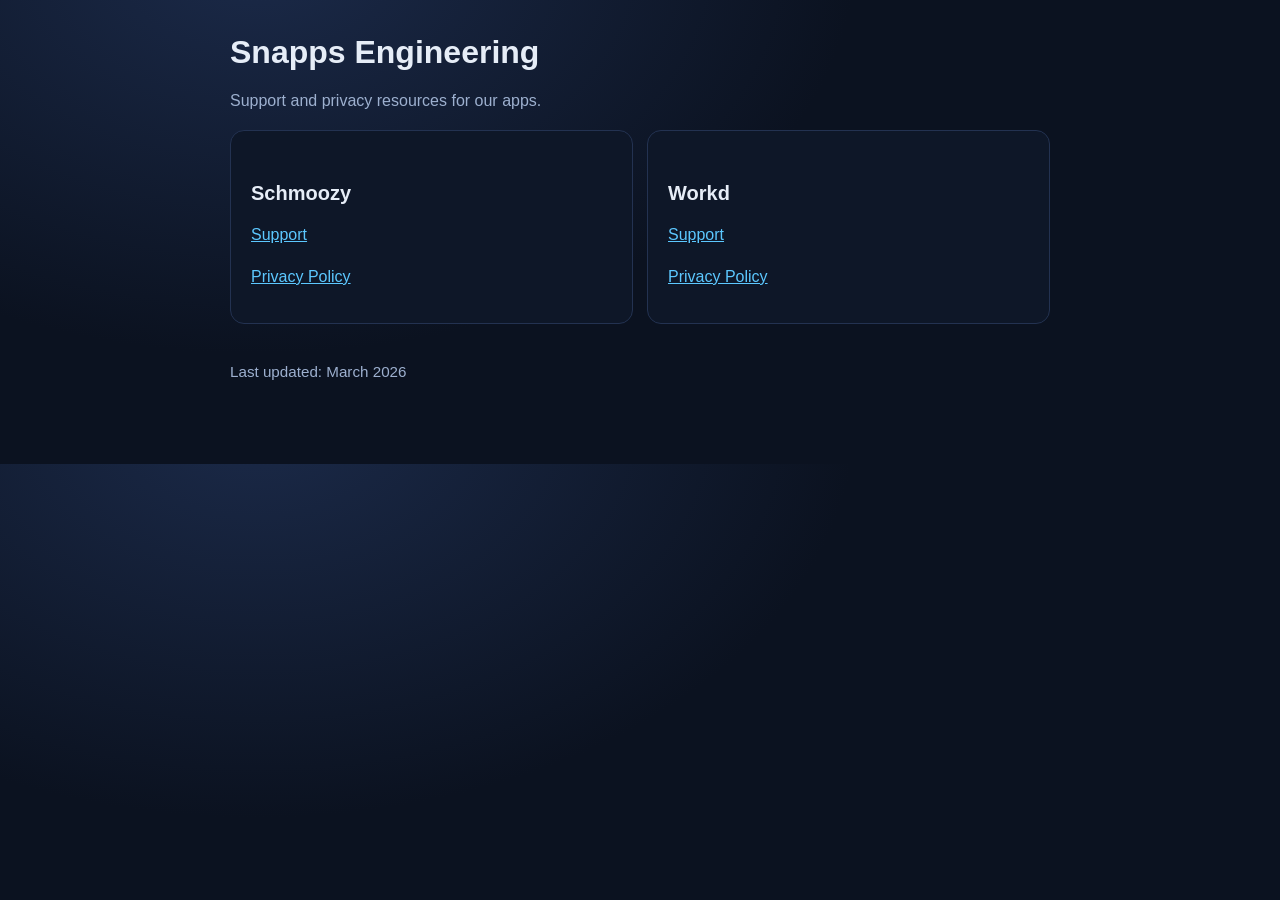
<file: index.html>
<!doctype html>
<html lang="en">
  <head>
    <meta charset="utf-8" />
    <meta name="viewport" content="width=device-width, initial-scale=1" />
    <title>Snapps Engineering</title>
    <link rel="stylesheet" href="./assets/site.css" />
  </head>
  <body>
    <main class="container">
      <h1>Snapps Engineering</h1>
      <p class="muted">Support and privacy resources for our apps.</p>

      <section class="grid" aria-label="Apps">
        <article class="card">
          <h2>Schmoozy</h2>
          <p><a href="./schmoozy/support/">Support</a></p>
          <p><a href="./schmoozy/privacy/">Privacy Policy</a></p>
        </article>
        <article class="card">
          <h2>Workd</h2>
          <p><a href="./workd/support/">Support</a></p>
          <p><a href="./workd/privacy/">Privacy Policy</a></p>
        </article>
      </section>

      <p class="footer">Last updated: March 2026</p>
    </main>
  </body>
</html>
</file>
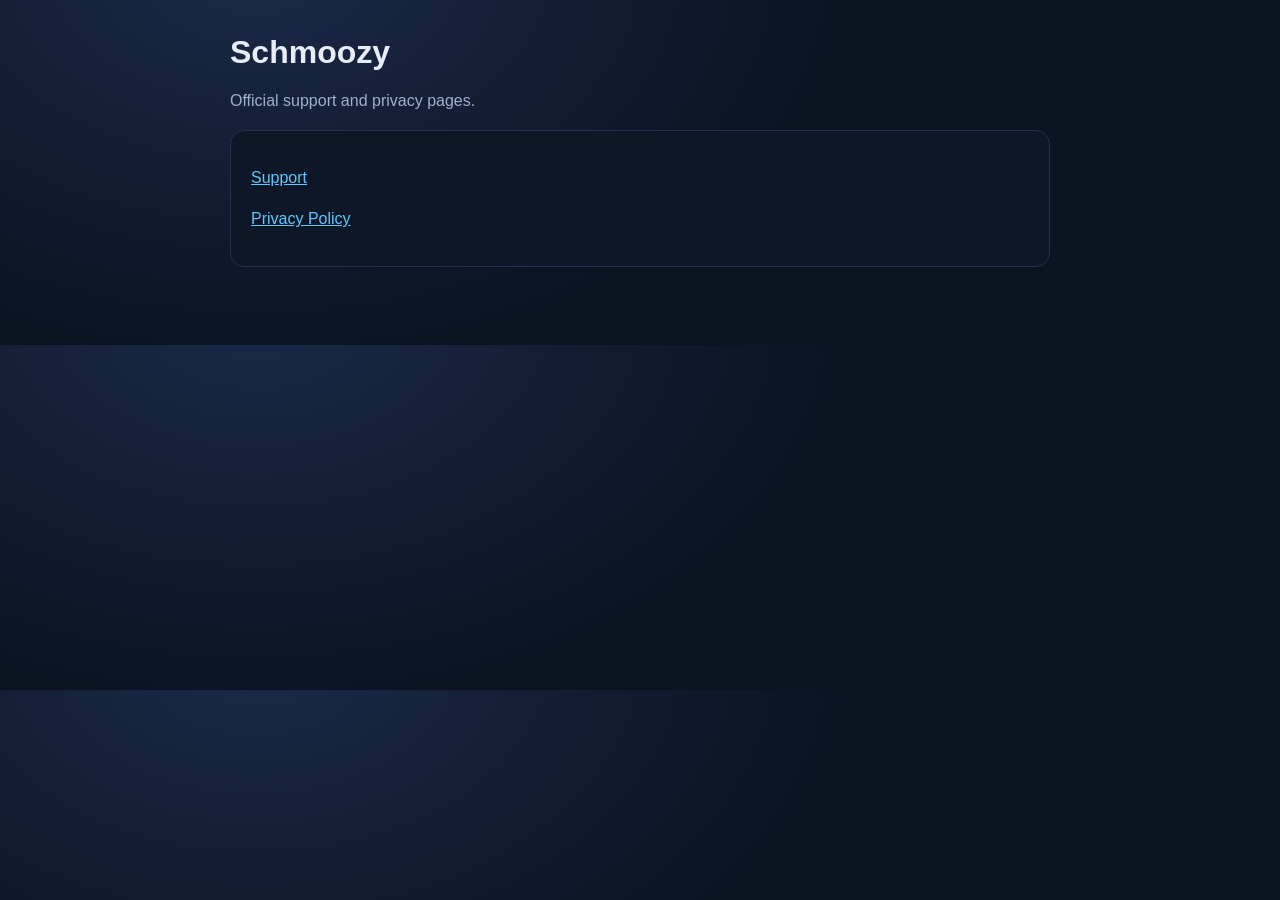
<file: schmoozy/index.html>
<!doctype html>
<html lang="en">
  <head>
    <meta charset="utf-8" />
    <meta name="viewport" content="width=device-width, initial-scale=1" />
    <title>Schmoozy</title>
    <link rel="stylesheet" href="../assets/site.css" />
  </head>
  <body>
    <main class="container">
      <h1>Schmoozy</h1>
      <p class="muted">Official support and privacy pages.</p>

      <section class="card">
        <p><a href="./support/">Support</a></p>
        <p><a href="./privacy/">Privacy Policy</a></p>
      </section>
    </main>
  </body>
</html>
</file>
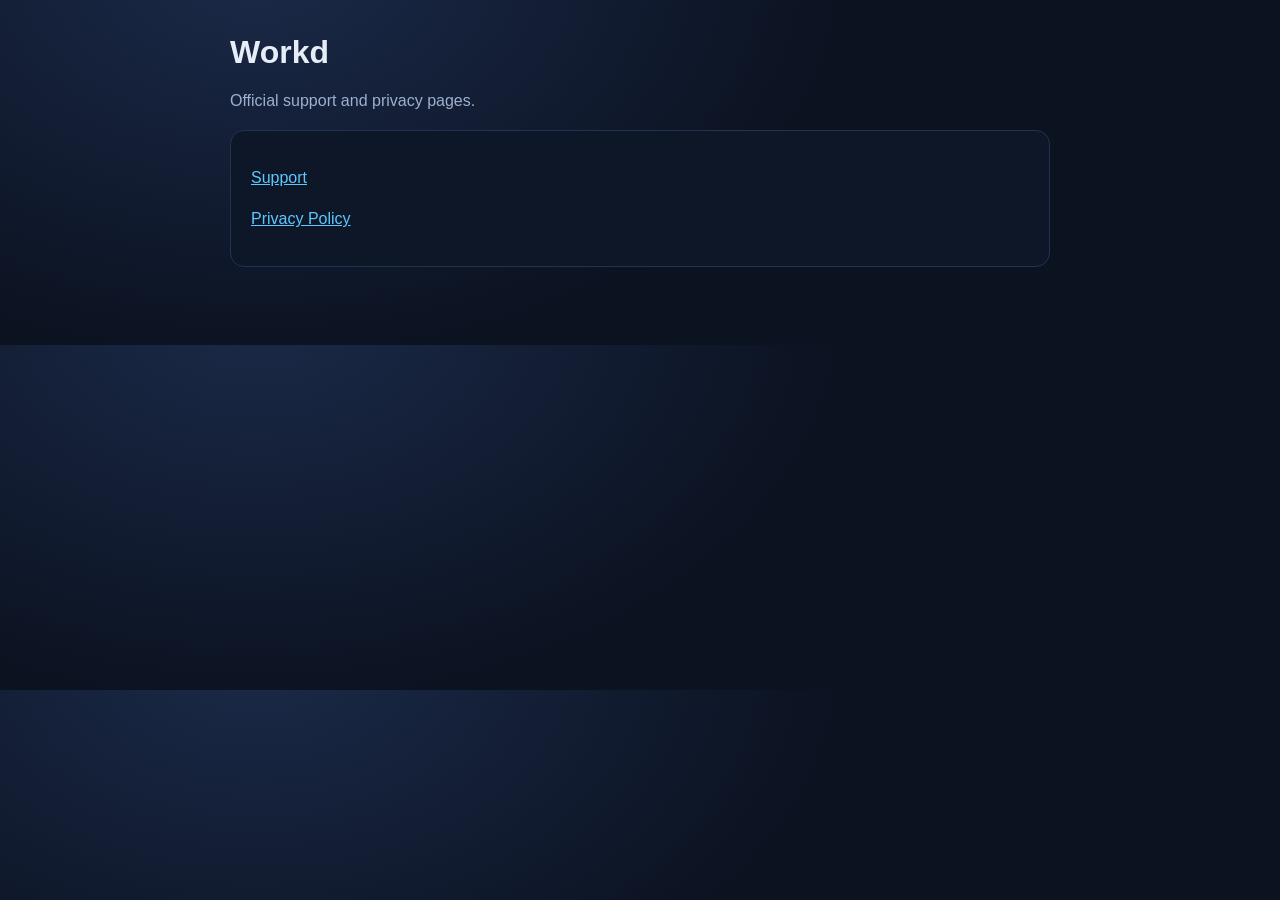
<file: workd/index.html>
<!doctype html>
<html lang="en">
  <head>
    <meta charset="utf-8" />
    <meta name="viewport" content="width=device-width, initial-scale=1" />
    <title>Workd</title>
    <link rel="stylesheet" href="../assets/site.css" />
  </head>
  <body>
    <main class="container">
      <h1>Workd</h1>
      <p class="muted">Official support and privacy pages.</p>

      <section class="card">
        <p><a href="./support/">Support</a></p>
        <p><a href="./privacy/">Privacy Policy</a></p>
      </section>
    </main>
  </body>
</html>
</file>
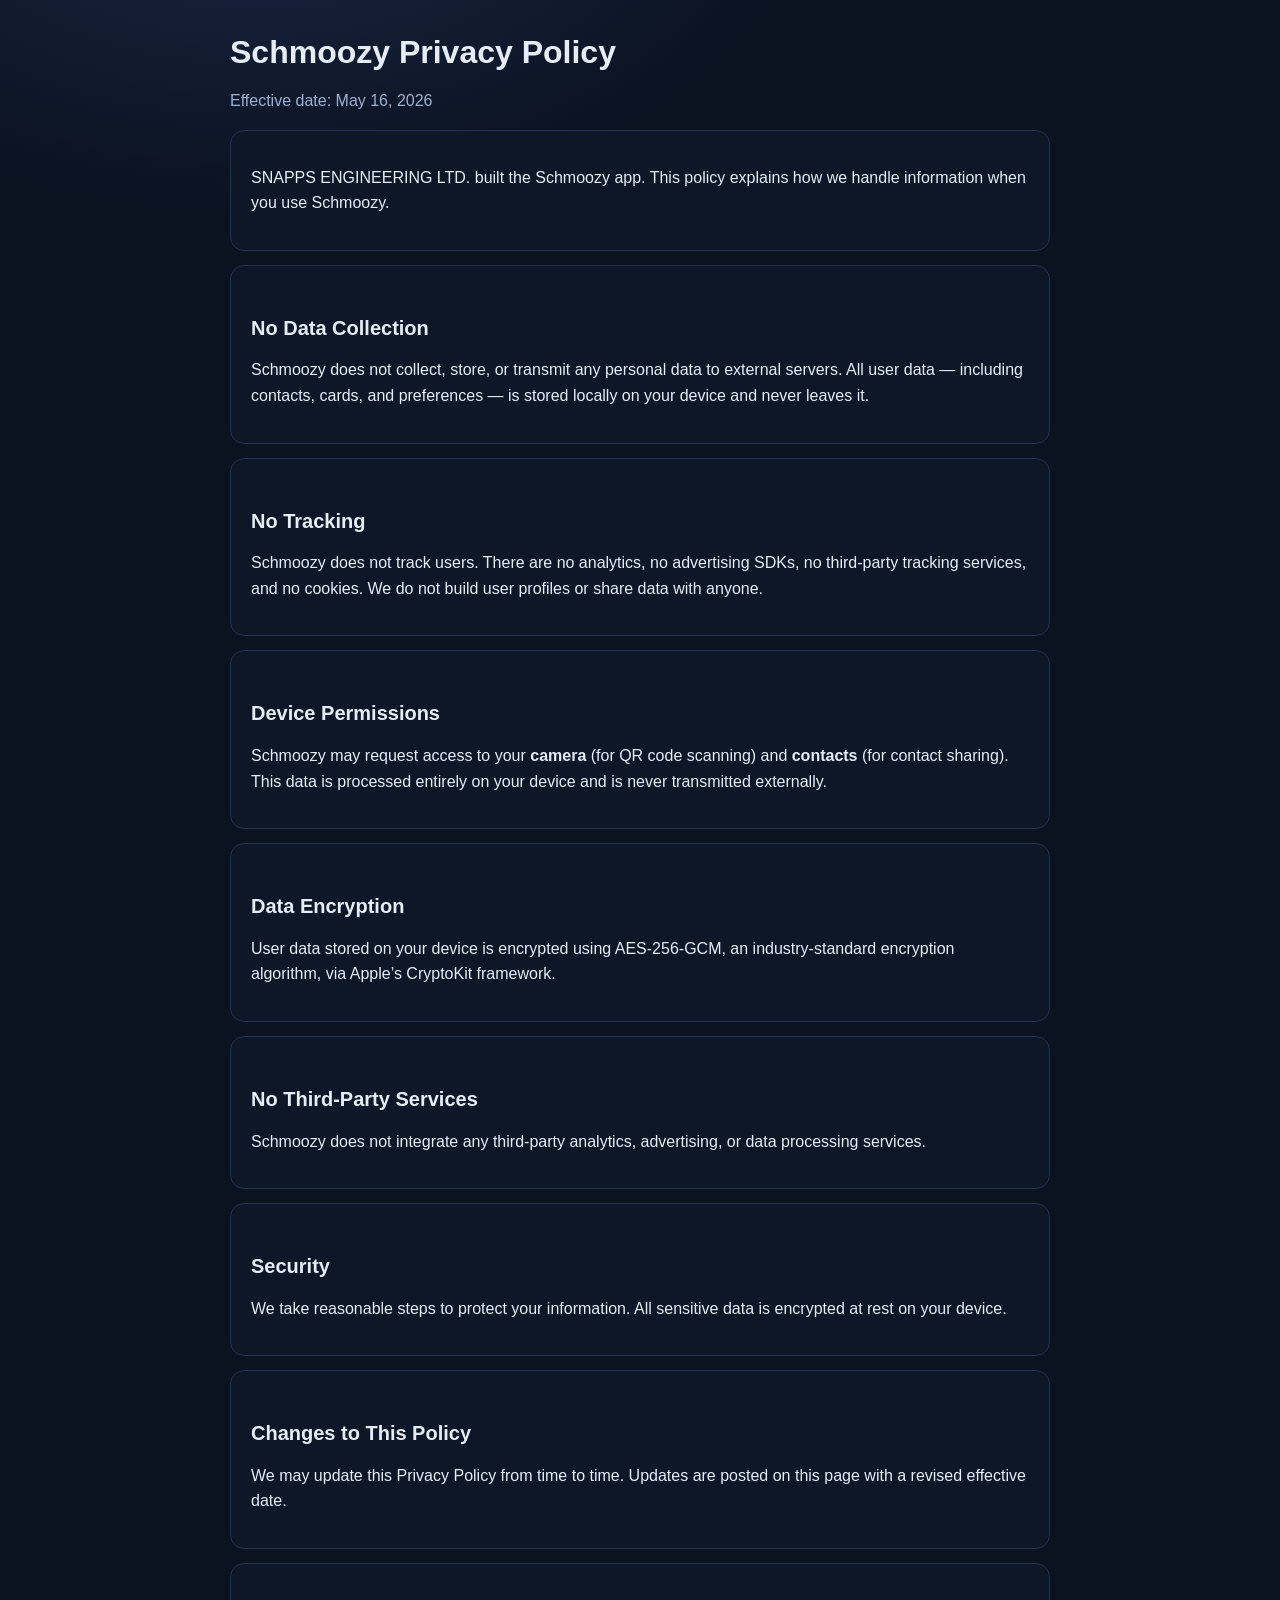
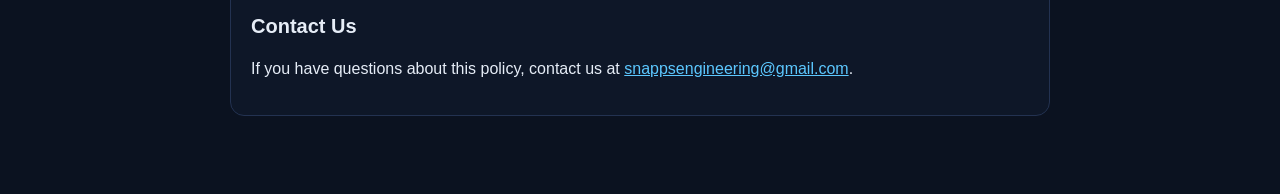
<file: schmoozy/privacy/index.html>
<!doctype html>
<html lang="en">
  <head>
    <meta charset="utf-8" />
    <meta name="viewport" content="width=device-width, initial-scale=1" />
    <title>Schmoozy Privacy Policy</title>
    <link rel="stylesheet" href="../../assets/site.css" />
  </head>
  <body>
    <main class="container">
      <h1>Schmoozy Privacy Policy</h1>
      <p class="muted">Effective date: May 16, 2026</p>

      <section class="card">
        <p>
          SNAPPS ENGINEERING LTD. built the Schmoozy app. This policy explains how we handle
          information when you use Schmoozy.
        </p>
      </section>

      <section class="card">
        <h2>No Data Collection</h2>
        <p>
          Schmoozy does not collect, store, or transmit any personal data to external servers.
          All user data &mdash; including contacts, cards, and preferences &mdash; is stored
          locally on your device and never leaves it.
        </p>
      </section>

      <section class="card">
        <h2>No Tracking</h2>
        <p>
          Schmoozy does not track users. There are no analytics, no advertising SDKs, no
          third-party tracking services, and no cookies. We do not build user profiles or share
          data with anyone.
        </p>
      </section>

      <section class="card">
        <h2>Device Permissions</h2>
        <p>
          Schmoozy may request access to your <strong>camera</strong> (for QR code scanning)
          and <strong>contacts</strong> (for contact sharing). This data is processed entirely
          on your device and is never transmitted externally.
        </p>
      </section>

      <section class="card">
        <h2>Data Encryption</h2>
        <p>
          User data stored on your device is encrypted using AES-256-GCM, an industry-standard
          encryption algorithm, via Apple&rsquo;s CryptoKit framework.
        </p>
      </section>

      <section class="card">
        <h2>No Third-Party Services</h2>
        <p>
          Schmoozy does not integrate any third-party analytics, advertising, or data processing
          services.
        </p>
      </section>

      <section class="card">
        <h2>Security</h2>
        <p>
          We take reasonable steps to protect your information. All sensitive data is encrypted
          at rest on your device.
        </p>
      </section>

      <section class="card">
        <h2>Changes to This Policy</h2>
        <p>
          We may update this Privacy Policy from time to time. Updates are posted on this page
          with a revised effective date.
        </p>
      </section>

      <section class="card">
        <h2>Contact Us</h2>
        <p>
          If you have questions about this policy, contact us at
          <a href="mailto:snappsengineering@gmail.com">snappsengineering@gmail.com</a>.
        </p>
      </section>
    </main>
  </body>
</html>
</file>
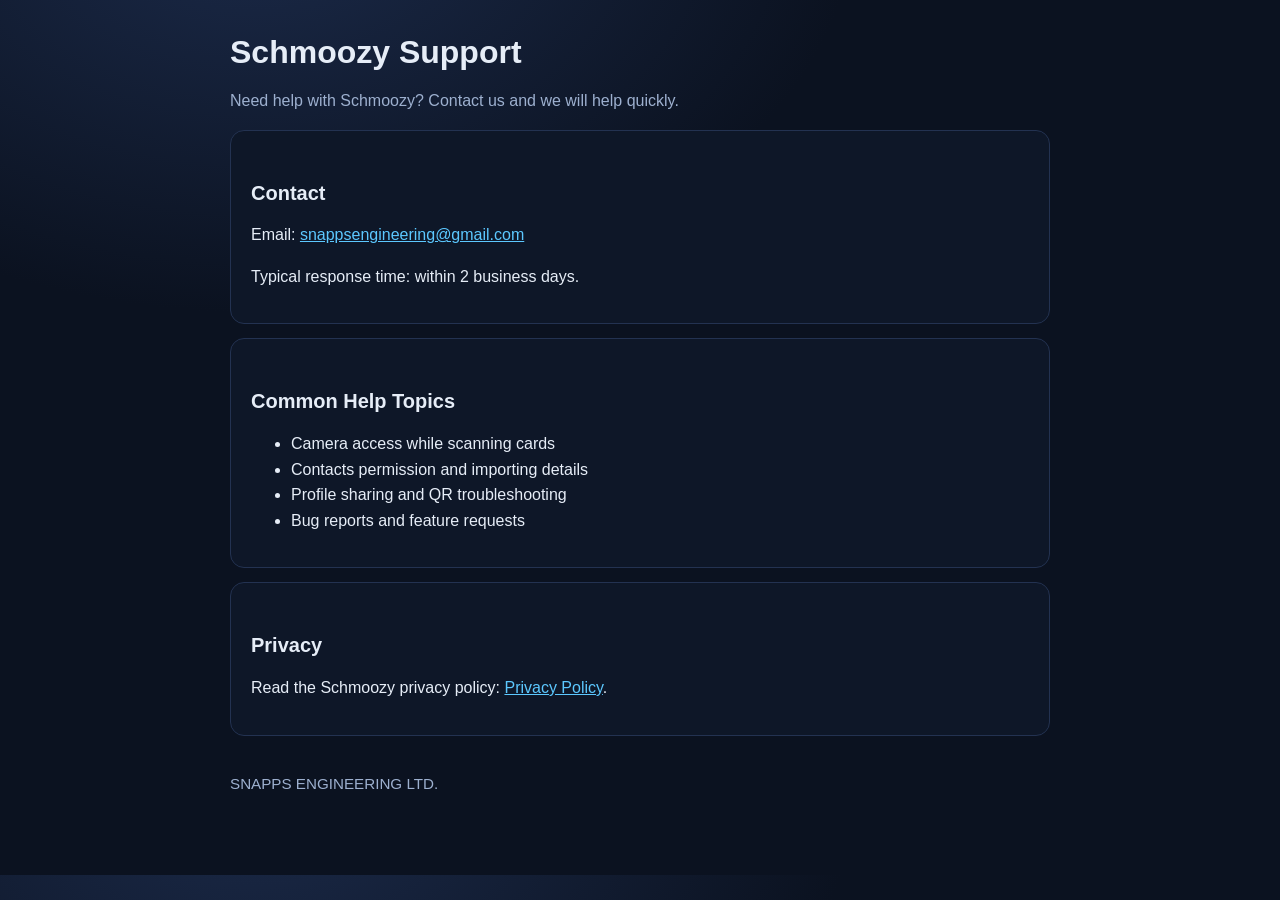
<file: schmoozy/support/index.html>
<!doctype html>
<html lang="en">
  <head>
    <meta charset="utf-8" />
    <meta name="viewport" content="width=device-width, initial-scale=1" />
    <title>Schmoozy Support</title>
    <link rel="stylesheet" href="../../assets/site.css" />
  </head>
  <body>
    <main class="container">
      <h1>Schmoozy Support</h1>
      <p class="muted">Need help with Schmoozy? Contact us and we will help quickly.</p>

      <section class="card">
        <h2>Contact</h2>
        <p>Email: <a href="mailto:snappsengineering@gmail.com">snappsengineering@gmail.com</a></p>
        <p>Typical response time: within 2 business days.</p>
      </section>

      <section class="card">
        <h2>Common Help Topics</h2>
        <ul>
          <li>Camera access while scanning cards</li>
          <li>Contacts permission and importing details</li>
          <li>Profile sharing and QR troubleshooting</li>
          <li>Bug reports and feature requests</li>
        </ul>
      </section>

      <section class="card">
        <h2>Privacy</h2>
        <p>Read the Schmoozy privacy policy: <a href="../privacy/">Privacy Policy</a>.</p>
      </section>

      <p class="footer">SNAPPS ENGINEERING LTD.</p>
    </main>
  </body>
</html>
</file>
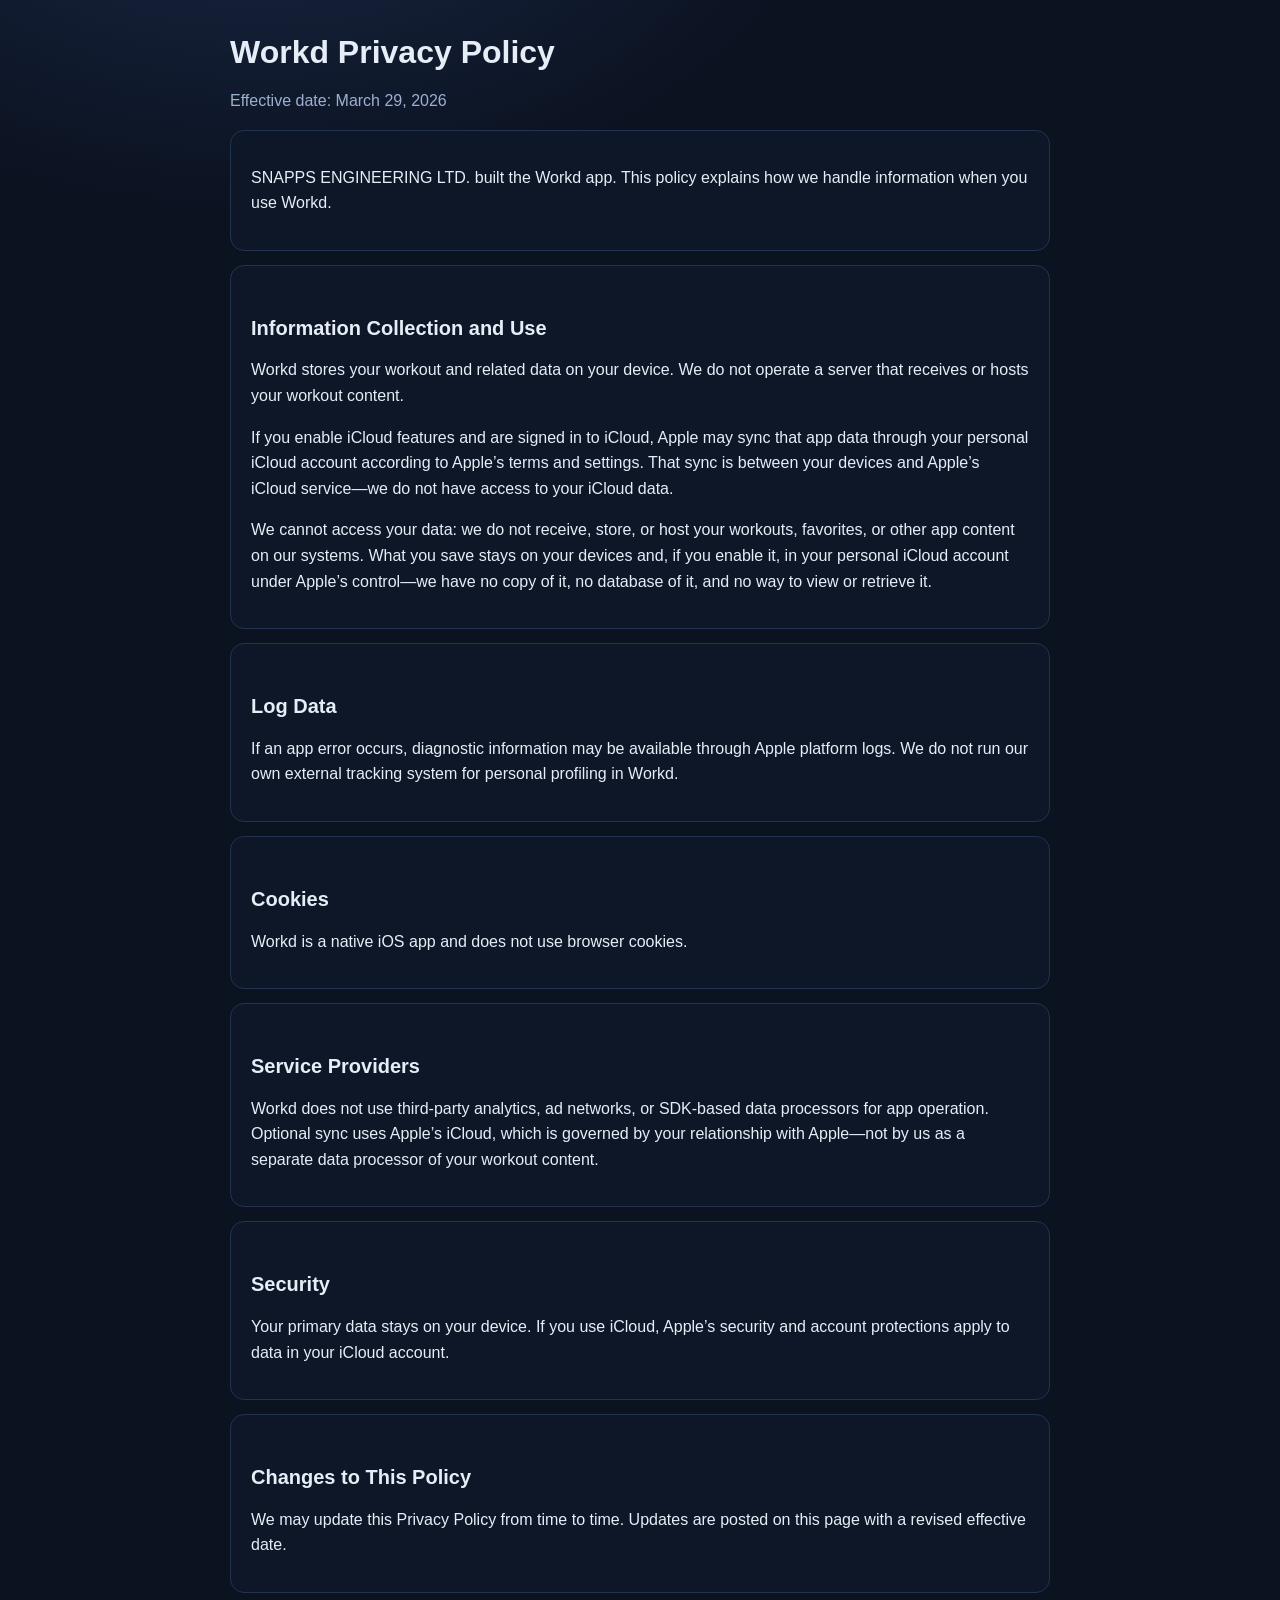
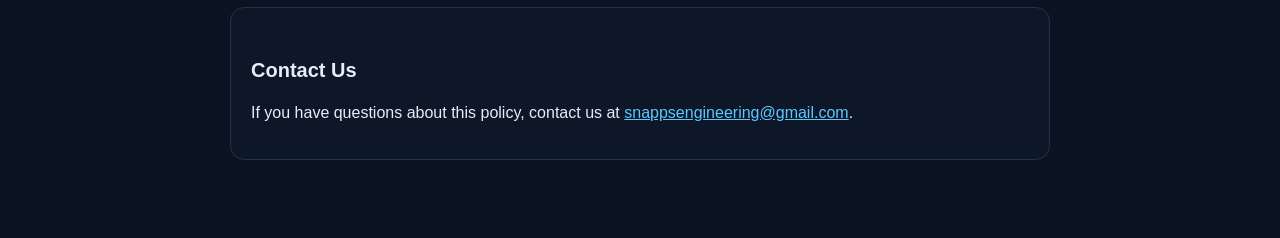
<file: workd/privacy/index.html>
<!doctype html>
<html lang="en">
  <head>
    <meta charset="utf-8" />
    <meta name="viewport" content="width=device-width, initial-scale=1" />
    <title>Workd Privacy Policy</title>
    <link rel="stylesheet" href="../../assets/site.css" />
  </head>
  <body>
    <main class="container">
      <h1>Workd Privacy Policy</h1>
      <p class="muted">Effective date: March 29, 2026</p>

      <section class="card">
        <p>
          SNAPPS ENGINEERING LTD. built the Workd app. This policy explains how we handle
          information when you use Workd.
        </p>
      </section>

      <section class="card">
        <h2>Information Collection and Use</h2>
        <p>
          Workd stores your workout and related data on your device. We do not operate a server that
          receives or hosts your workout content.
        </p>
        <p>
          If you enable iCloud features and are signed in to iCloud, Apple may sync that app data
          through your personal iCloud account according to Apple’s terms and settings. That sync is
          between your devices and Apple’s iCloud service—we do not have access to your iCloud data.
        </p>
        <p>
          We cannot access your data: we do not receive, store, or host your workouts, favorites, or
          other app content on our systems.
          What you save stays on your devices and, if you enable it, in your personal iCloud account
          under Apple’s control—we have no copy of it, no database of it, and no way to view or retrieve
          it.
        </p>
      </section>

      <section class="card">
        <h2>Log Data</h2>
        <p>
          If an app error occurs, diagnostic information may be available through Apple platform logs.
          We do not run our own external tracking system for personal profiling in Workd.
        </p>
      </section>

      <section class="card">
        <h2>Cookies</h2>
        <p>
          Workd is a native iOS app and does not use browser cookies.
        </p>
      </section>

      <section class="card">
        <h2>Service Providers</h2>
        <p>
          Workd does not use third-party analytics, ad networks, or SDK-based data processors for app
          operation. Optional sync uses Apple’s iCloud, which is governed by your relationship with
          Apple—not by us as a separate data processor of your workout content.
        </p>
      </section>

      <section class="card">
        <h2>Security</h2>
        <p>
          Your primary data stays on your device. If you use iCloud, Apple’s security and account
          protections apply to data in your iCloud account.
        </p>
      </section>

      <section class="card">
        <h2>Changes to This Policy</h2>
        <p>
          We may update this Privacy Policy from time to time. Updates are posted on this page with a
          revised effective date.
        </p>
      </section>

      <section class="card">
        <h2>Contact Us</h2>
        <p>
          If you have questions about this policy, contact us at
          <a href="mailto:snappsengineering@gmail.com">snappsengineering@gmail.com</a>.
        </p>
      </section>
    </main>
  </body>
</html>
</file>
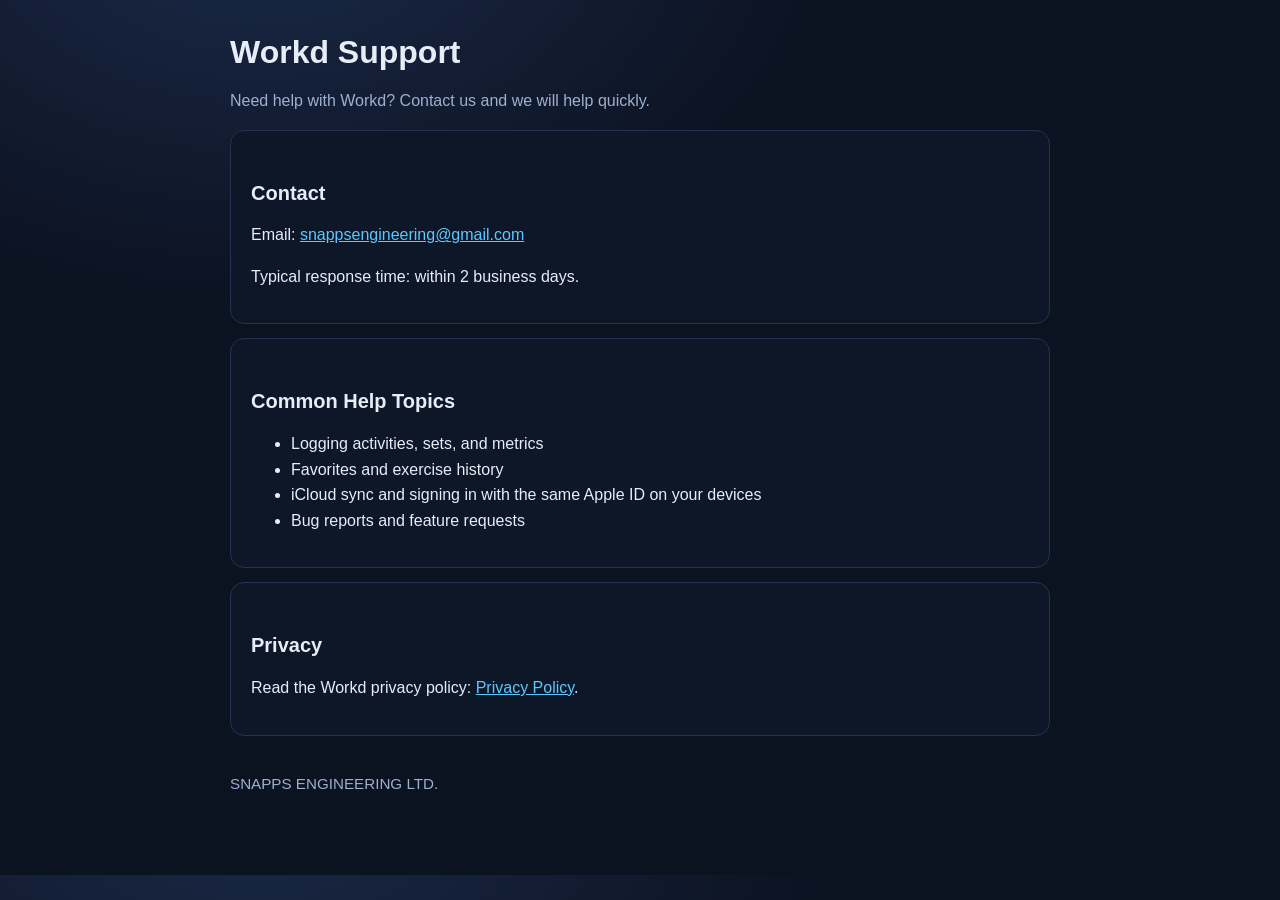
<file: workd/support/index.html>
<!doctype html>
<html lang="en">
  <head>
    <meta charset="utf-8" />
    <meta name="viewport" content="width=device-width, initial-scale=1" />
    <title>Workd Support</title>
    <link rel="stylesheet" href="../../assets/site.css" />
  </head>
  <body>
    <main class="container">
      <h1>Workd Support</h1>
      <p class="muted">Need help with Workd? Contact us and we will help quickly.</p>

      <section class="card">
        <h2>Contact</h2>
        <p>Email: <a href="mailto:snappsengineering@gmail.com">snappsengineering@gmail.com</a></p>
        <p>Typical response time: within 2 business days.</p>
      </section>

      <section class="card">
        <h2>Common Help Topics</h2>
        <ul>
          <li>Logging activities, sets, and metrics</li>
          <li>Favorites and exercise history</li>
          <li>iCloud sync and signing in with the same Apple ID on your devices</li>
          <li>Bug reports and feature requests</li>
        </ul>
      </section>

      <section class="card">
        <h2>Privacy</h2>
        <p>Read the Workd privacy policy: <a href="../privacy/">Privacy Policy</a>.</p>
      </section>

      <p class="footer">SNAPPS ENGINEERING LTD.</p>
    </main>
  </body>
</html>
</file>
<file: assets/site.css>
:root {
  --bg: #0b1220;
  --card: #111b2f;
  --text: #e6edf7;
  --muted: #9db0cf;
  --accent: #5cc8ff;
  --accent-2: #8ef6cf;
  --border: #233251;
}

* {
  box-sizing: border-box;
}

html,
body {
  margin: 0;
  padding: 0;
  font-family: -apple-system, BlinkMacSystemFont, "Segoe UI", Helvetica, Arial, sans-serif;
  background: radial-gradient(1200px 800px at 20% -10%, #1b2a49 0%, var(--bg) 50%);
  color: var(--text);
  line-height: 1.6;
}

.container {
  max-width: 860px;
  margin: 0 auto;
  padding: 32px 20px 64px;
}

h1,
h2,
h3 {
  line-height: 1.25;
  margin-top: 0;
}

h1 {
  font-size: 2rem;
  margin-bottom: 0.5rem;
}

h2 {
  margin-top: 2rem;
  font-size: 1.25rem;
}

p,
li {
  color: var(--text);
}

.muted {
  color: var(--muted);
}

a {
  color: var(--accent);
}

a:hover {
  color: var(--accent-2);
}

.grid {
  display: grid;
  gap: 14px;
}

@media (min-width: 600px) {
  .grid {
    grid-template-columns: repeat(2, 1fr);
  }
}

.grid > .card {
  margin: 0;
}

.card {
  background: color-mix(in srgb, var(--card) 85%, black);
  border: 1px solid var(--border);
  border-radius: 14px;
  padding: 18px 20px;
  margin: 14px 0;
}

.footer {
  margin-top: 36px;
  color: var(--muted);
  font-size: 0.95rem;
}
</file>
